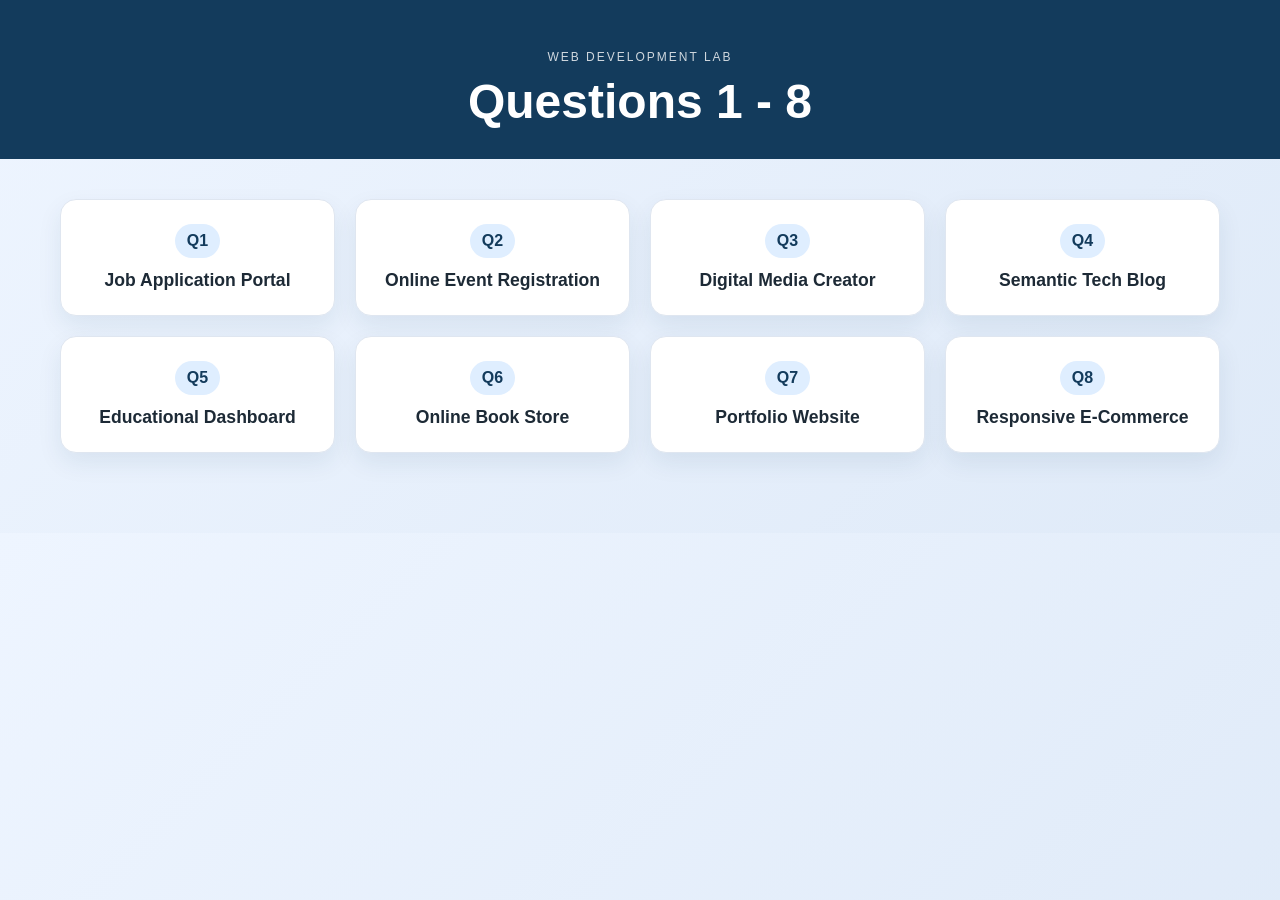
<file: index.html>
<!DOCTYPE html>
<html lang="en">
<head>
  <meta charset="UTF-8">
  <meta name="viewport" content="width=device-width, initial-scale=1.0">
  <title>Web Development Lab</title>
  <link rel="stylesheet" href="index.css">
</head>
<body>
  <header class="hub-header">
    <div class="hub-header-content">
      <p class="eyebrow">Web Development Lab</p>
      <h1>Questions 1 - 8</h1>
    </div>
  </header>

  <main class="hub-container">
    <a class="hub-card" href="q1_job_application.html">
      <span>Q1</span>
      <h2>Job Application Portal</h2>
    </a>
    <a class="hub-card" href="q2_event_registration.html">
      <span>Q2</span>
      <h2>Online Event Registration</h2>
    </a>
    <a class="hub-card" href="q3_digital_media.html">
      <span>Q3</span>
      <h2>Digital Media Creator</h2>
    </a>
    <a class="hub-card" href="q4_tech_blog.html">
      <span>Q4</span>
      <h2>Semantic Tech Blog</h2>
    </a>
    <a class="hub-card" href="q5_learning_dashboard.html">
      <span>Q5</span>
      <h2>Educational Dashboard</h2>
    </a>
    <a class="hub-card" href="q6_book_store.html">
      <span>Q6</span>
      <h2>Online Book Store</h2>
    </a>
    <a class="hub-card" href="q7_portfolio.html">
      <span>Q7</span>
      <h2>Portfolio Website</h2>
    </a>
    <a class="hub-card" href="q8_ecommerce.html">
      <span>Q8</span>
      <h2>Responsive E-Commerce</h2>
    </a>
  </main>
</body>
</html>
</file>
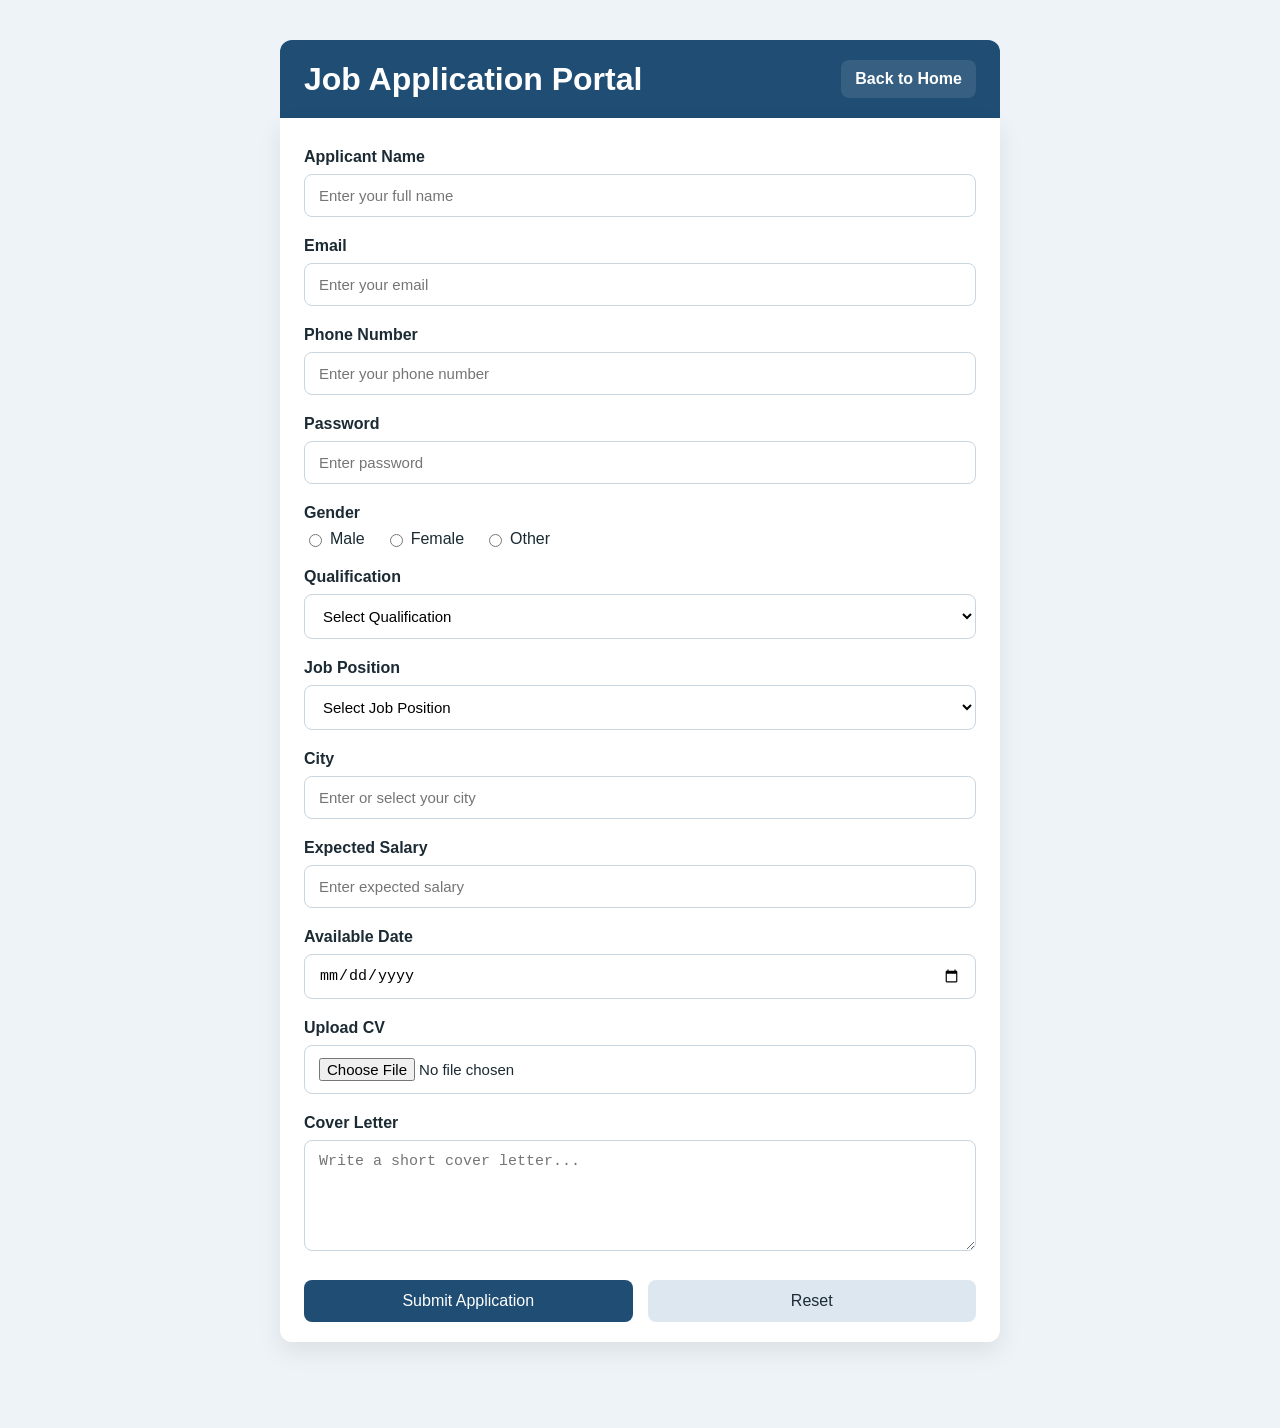
<file: q1_job_application.html>
<!DOCTYPE html>
<html lang="en">
<head>
  <meta charset="UTF-8">
  <meta name="viewport" content="width=device-width, initial-scale=1.0">
  <title>Job Application Portal</title>
  <link rel="stylesheet" href="q1_job_application.css">
</head>
<body>
  <div class="page-shell">
    <header class="page-header">
      <h1>Job Application Portal</h1>
      <a href="index.html" class="back-link">Back to Home</a>
    </header>

    <main class="form-wrap">
      <form id="jobForm">
        <div class="form-group">
          <label for="name">Applicant Name</label>
          <input type="text" id="name" name="name" placeholder="Enter your full name" required>
        </div>

        <div class="form-group">
          <label for="email">Email</label>
          <input type="email" id="email" name="email" placeholder="Enter your email" required>
        </div>

        <div class="form-group">
          <label for="phone">Phone Number</label>
          <input type="tel" id="phone" name="phone" placeholder="Enter your phone number" required>
        </div>

        <div class="form-group">
          <label for="password">Password</label>
          <input type="password" id="password" name="password" placeholder="Enter password" required>
        </div>

        <div class="form-group">
          <label>Gender</label>
          <div class="radio-group">
            <label><input type="radio" name="gender" value="Male" required> Male</label>
            <label><input type="radio" name="gender" value="Female"> Female</label>
            <label><input type="radio" name="gender" value="Other"> Other</label>
          </div>
        </div>

        <div class="form-group">
          <label for="qualification">Qualification</label>
          <select id="qualification" name="qualification" required>
            <option value="">Select Qualification</option>
            <option value="Matric">Matric</option>
            <option value="Intermediate">Intermediate</option>
            <option value="Bachelor">Bachelor's Degree</option>
            <option value="Master">Master's Degree</option>
            <option value="PhD">PhD</option>
          </select>
        </div>

        <div class="form-group">
          <label for="position">Job Position</label>
          <select id="position" name="position" required>
            <option value="">Select Job Position</option>
            <option value="Web Developer">Web Developer</option>
            <option value="Software Engineer">Software Engineer</option>
            <option value="UI/UX Designer">UI/UX Designer</option>
            <option value="Graphic Designer">Graphic Designer</option>
            <option value="Project Manager">Project Manager</option>
          </select>
        </div>

        <div class="form-group">
          <label for="city">City</label>
          <input list="cityList" id="city" name="city" placeholder="Enter or select your city" required>
          <datalist id="cityList">
            <option value="Islamabad"></option>
            <option value="Rawalpindi"></option>
            <option value="Wah Cantt"></option>
            <option value="Lahore"></option>
            <option value="Karachi"></option>
            <option value="Peshawar"></option>
            <option value="Faisalabad"></option>
            <option value="Multan"></option>
          </datalist>
        </div>

        <div class="form-group">
          <label for="salary">Expected Salary</label>
          <input type="number" id="salary" name="salary" min="0" placeholder="Enter expected salary" required>
        </div>

        <div class="form-group">
          <label for="date">Available Date</label>
          <input type="date" id="date" name="date" required>
        </div>

        <div class="form-group">
          <label for="cv">Upload CV</label>
          <input type="file" id="cv" name="cv" accept=".pdf,.doc,.docx" required>
        </div>

        <div class="form-group">
          <label for="coverLetter">Cover Letter</label>
          <textarea id="coverLetter" name="coverLetter" rows="5" placeholder="Write a short cover letter..." required></textarea>
        </div>

        <div class="button-row">
          <button type="submit" class="btn btn-primary">Submit Application</button>
          <button type="reset" class="btn btn-secondary">Reset</button>
        </div>
      </form>
    </main>
  </div>

  <script src="q1_job_application.js"></script>
</body>
</html>
</file>
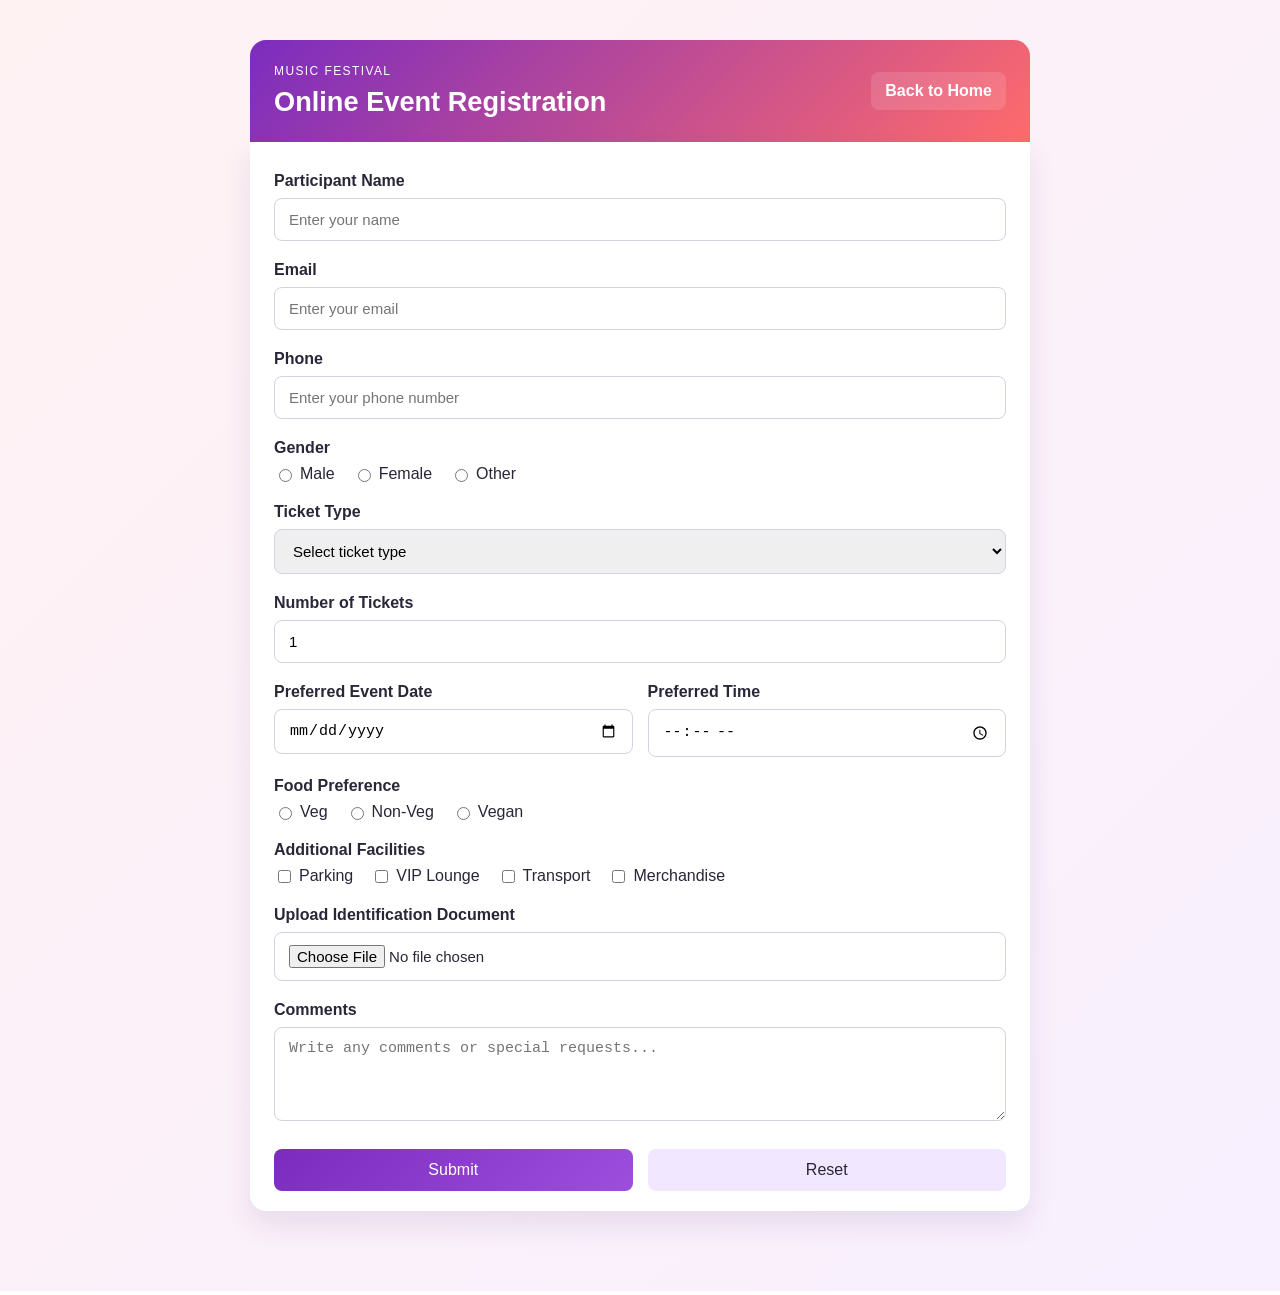
<file: q2_event_registration.html>
<!DOCTYPE html>
<html lang="en">
<head>
  <meta charset="UTF-8">
  <meta name="viewport" content="width=device-width, initial-scale=1.0">
  <title>Online Event Registration</title>
  <link rel="stylesheet" href="q2_event_registration.css">
</head>
<body>
  <div class="page-shell">
    <header class="page-header">
      <div>
        <p class="eyebrow">Music Festival</p>
        <h1>Online Event Registration</h1>
      </div>
      <a href="index.html" class="back-link">Back to Home</a>
    </header>

    <main class="form-wrap">
      <form id="eventForm">
        <div class="form-group">
          <label for="participantName">Participant Name</label>
          <input type="text" id="participantName" name="participantName" placeholder="Enter your name" required>
        </div>

        <div class="form-group">
          <label for="email">Email</label>
          <input type="email" id="email" name="email" placeholder="Enter your email" required>
        </div>

        <div class="form-group">
          <label for="phone">Phone</label>
          <input type="tel" id="phone" name="phone" placeholder="Enter your phone number" required>
        </div>

        <div class="form-group">
          <label>Gender</label>
          <div class="radio-group">
            <label><input type="radio" name="gender" value="Male" required> Male</label>
            <label><input type="radio" name="gender" value="Female"> Female</label>
            <label><input type="radio" name="gender" value="Other"> Other</label>
          </div>
        </div>

        <div class="form-group">
          <label for="ticketType">Ticket Type</label>
          <select id="ticketType" name="ticketType" required>
            <option value="">Select ticket type</option>
            <option value="VIP">VIP</option>
            <option value="Premium">Premium</option>
            <option value="Standard">Standard</option>
            <option value="Student">Student</option>
          </select>
        </div>

        <div class="form-group">
          <label for="ticketCount">Number of Tickets</label>
          <input type="number" id="ticketCount" name="ticketCount" min="1" value="1" required>
        </div>

        <div class="row">
          <div class="form-group half">
            <label for="eventDate">Preferred Event Date</label>
            <input type="date" id="eventDate" name="eventDate" required>
          </div>
          <div class="form-group half">
            <label for="eventTime">Preferred Time</label>
            <input type="time" id="eventTime" name="eventTime" required>
          </div>
        </div>

        <div class="form-group">
          <label>Food Preference</label>
          <div class="radio-group">
            <label><input type="radio" name="food" value="Veg" required> Veg</label>
            <label><input type="radio" name="food" value="Non-Veg"> Non-Veg</label>
            <label><input type="radio" name="food" value="Vegan"> Vegan</label>
          </div>
        </div>

        <div class="form-group">
          <label>Additional Facilities</label>
          <div class="checkboxes">
            <label><input type="checkbox" name="facility" value="Parking"> Parking</label>
            <label><input type="checkbox" name="facility" value="VIP Lounge"> VIP Lounge</label>
            <label><input type="checkbox" name="facility" value="Transport"> Transport</label>
            <label><input type="checkbox" name="facility" value="Merchandise"> Merchandise</label>
          </div>
        </div>

        <div class="form-group">
          <label for="idUpload">Upload Identification Document</label>
          <input type="file" id="idUpload" name="idUpload" accept=".pdf,.jpg,.jpeg,.png" required>
        </div>

        <div class="form-group">
          <label for="comments">Comments</label>
          <textarea id="comments" name="comments" rows="4" placeholder="Write any comments or special requests..."></textarea>
        </div>

        <div class="button-row">
          <button type="submit" class="btn btn-primary">Submit</button>
          <button type="reset" class="btn btn-secondary">Reset</button>
        </div>
      </form>
    </main>
  </div>

  <script src="q2_event_registration.js"></script>
</body>
</html>
</file>
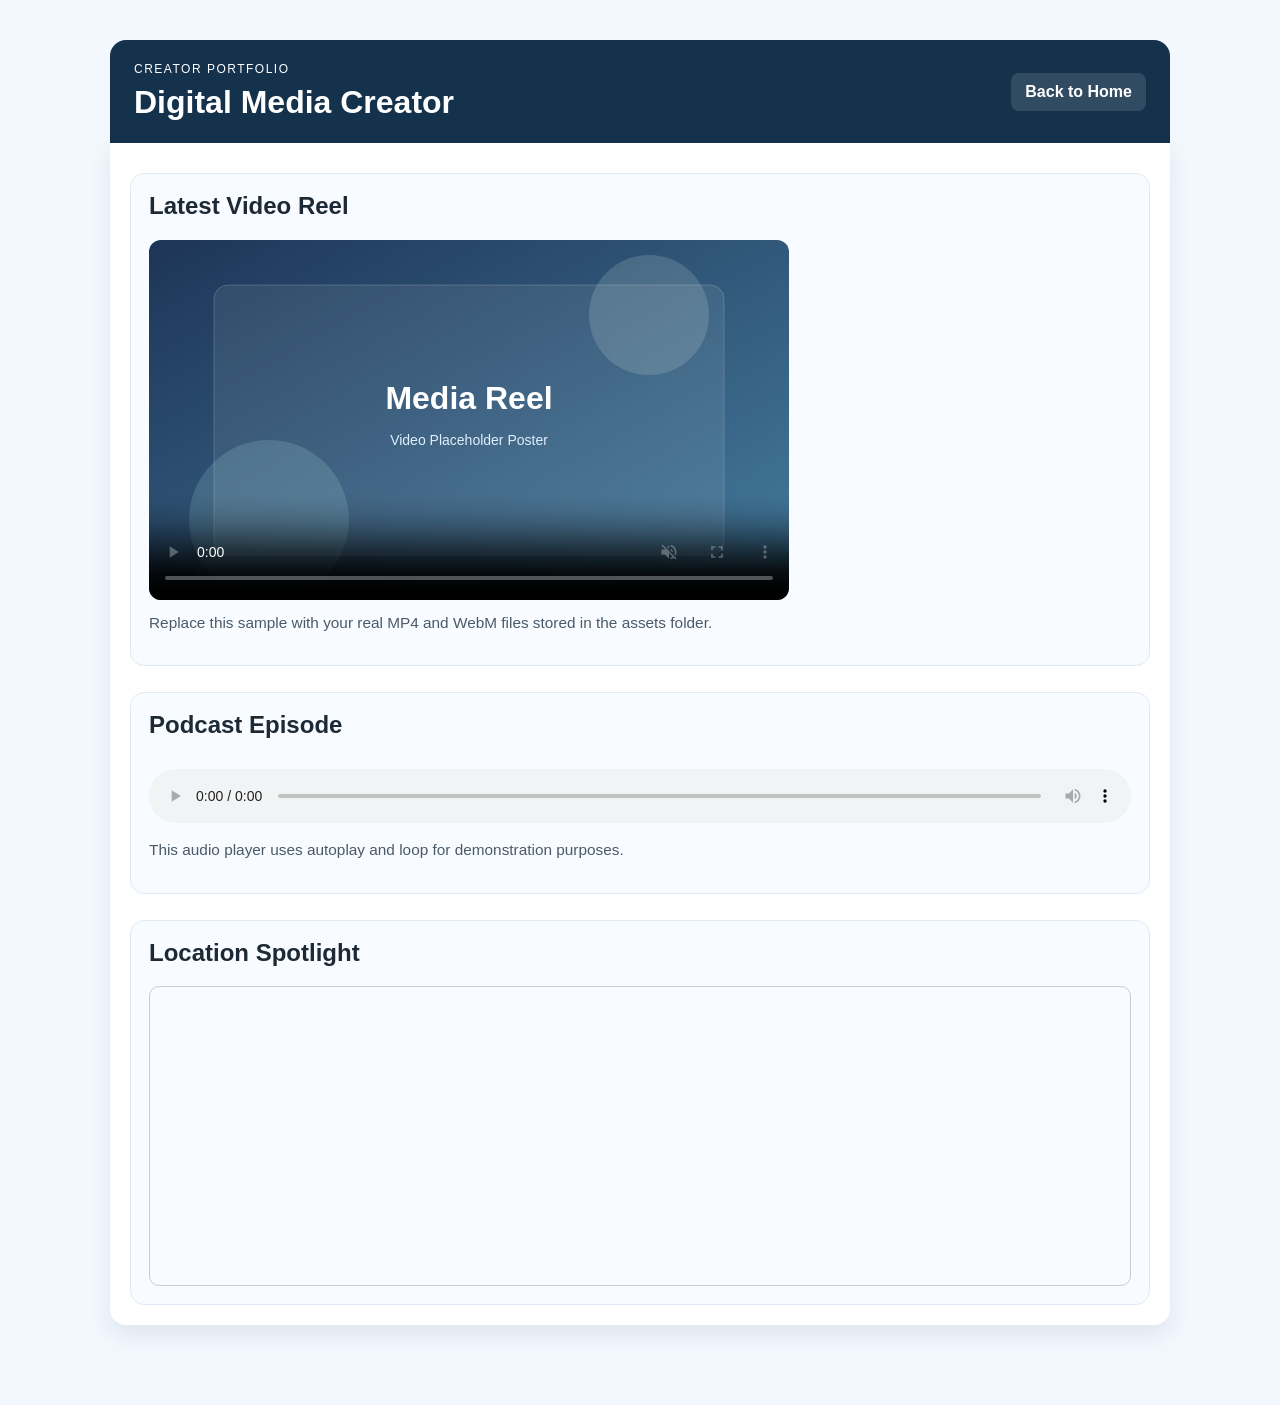
<file: q3_digital_media.html>
<!DOCTYPE html>
<html lang="en">
<head>
  <meta charset="UTF-8">
  <meta name="viewport" content="width=device-width, initial-scale=1.0">
  <title>Digital Media Creator</title>
  <link rel="stylesheet" href="q3_digital_media.css">
</head>
<body>
  <div class="page-shell">
    <header class="page-header">
      <div>
        <p class="eyebrow">Creator Portfolio</p>
        <h1>Digital Media Creator</h1>
      </div>
      <a href="index.html" class="back-link">Back to Home</a>
    </header>

    <main class="media-grid">
      <section class="media-card">
        <h2>Latest Video Reel</h2>
        <video controls loop muted width="640" height="360" poster="assets/media-poster.svg">
          <source src="https://interactive-examples.mdn.mozilla.net/media/cc0-videos/flower.mp4" type="video/mp4">
          <source src="https://interactive-examples.mdn.mozilla.net/media/cc0-videos/flower.webm" type="video/webm">
          Your browser does not support the video tag.
        </video>
        <p class="note">Replace this sample with your real MP4 and WebM files stored in the assets folder.</p>
      </section>

      <section class="media-card">
        <h2>Podcast Episode</h2>
        <audio controls autoplay loop>
          <source src="https://www.soundhelix.com/examples/mp3/SoundHelix-Song-1.mp3" type="audio/mpeg">
          Your browser does not support the audio tag.
        </audio>
        <p class="note">This audio player uses autoplay and loop for demonstration purposes.</p>
      </section>

      <section class="media-card map-card">
        <h2>Location Spotlight</h2>
        <iframe src="https://www.google.com/maps?q=Islamabad%20Pakistan&output=embed" width="100%" height="300" style="border:1px solid #cdcdcd; border-radius:10px;" title="Map location"></iframe>
      </section>
    </main>
  </div>
</body>
</html>
</file>
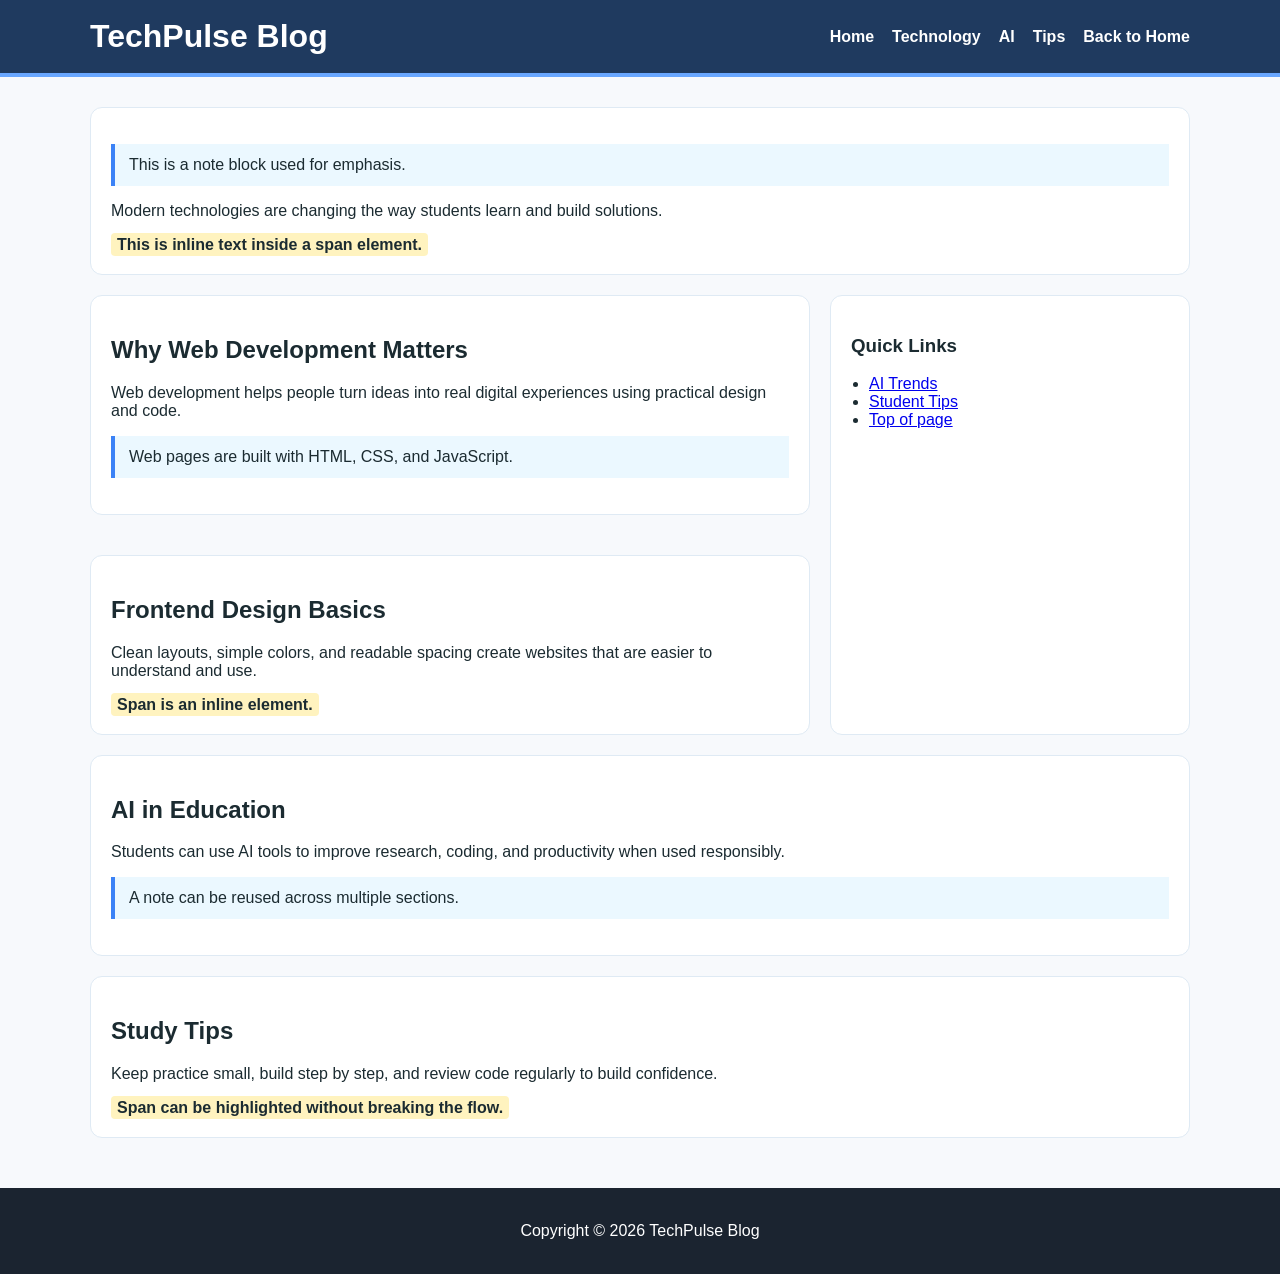
<file: q4_tech_blog.html>
<!DOCTYPE html>
<html lang="en">
<head>
  <meta charset="UTF-8">
  <meta name="viewport" content="width=device-width, initial-scale=1.0">
  <title>Semantic Tech Blog</title>
  <link rel="stylesheet" href="q4_tech_blog.css">
</head>
<body>
  <header id="myHeader" class="site-header">
    <div class="container header-inner">
      <h1>TechPulse Blog</h1>
      <nav aria-label="Main navigation">
        <a href="#home">Home</a>
        <a href="#technology">Technology</a>
        <a href="#ai">AI</a>
        <a href="#tips">Tips</a>
        <a href="index.html">Back to Home</a>
      </nav>
    </div>
  </header>

  <main class="container main-layout">
    <section id="home" class="feature-section">
      <div class="note">This is a note block used for emphasis.</div>
      <p>Modern technologies are changing the way students learn and build solutions.</p>
      <span class="inline-note">This is inline text inside a span element.</span>
    </section>

    <div class="content-area">
      <section class="article-list">
        <article class="post">
          <h2>Why Web Development Matters</h2>
          <p>Web development helps people turn ideas into real digital experiences using practical design and code.</p>
          <div class="note">Web pages are built with HTML, CSS, and JavaScript.</div>
        </article>

        <article class="post" id="technology">
          <h2>Frontend Design Basics</h2>
          <p>Clean layouts, simple colors, and readable spacing create websites that are easier to understand and use.</p>
          <span class="inline-note">Span is an inline element.</span>
        </article>
      </section>

      <aside class="sidebar">
        <h3>Quick Links</h3>
        <ul>
          <li><a href="#ai">AI Trends</a></li>
          <li><a href="#tips">Student Tips</a></li>
          <li><a href="#myHeader">Top of page</a></li>
        </ul>
      </aside>
    </div>

    <section id="ai" class="info-section">
      <h2>AI in Education</h2>
      <p>Students can use AI tools to improve research, coding, and productivity when used responsibly.</p>
      <div class="note">A note can be reused across multiple sections.</div>
    </section>

    <section id="tips" class="info-section">
      <h2>Study Tips</h2>
      <p>Keep practice small, build step by step, and review code regularly to build confidence.</p>
      <span class="inline-note">Span can be highlighted without breaking the flow.</span>
    </section>
  </main>

  <footer class="site-footer">
    <p>Copyright © 2026 TechPulse Blog</p>
  </footer>
</body>
</html>
</file>
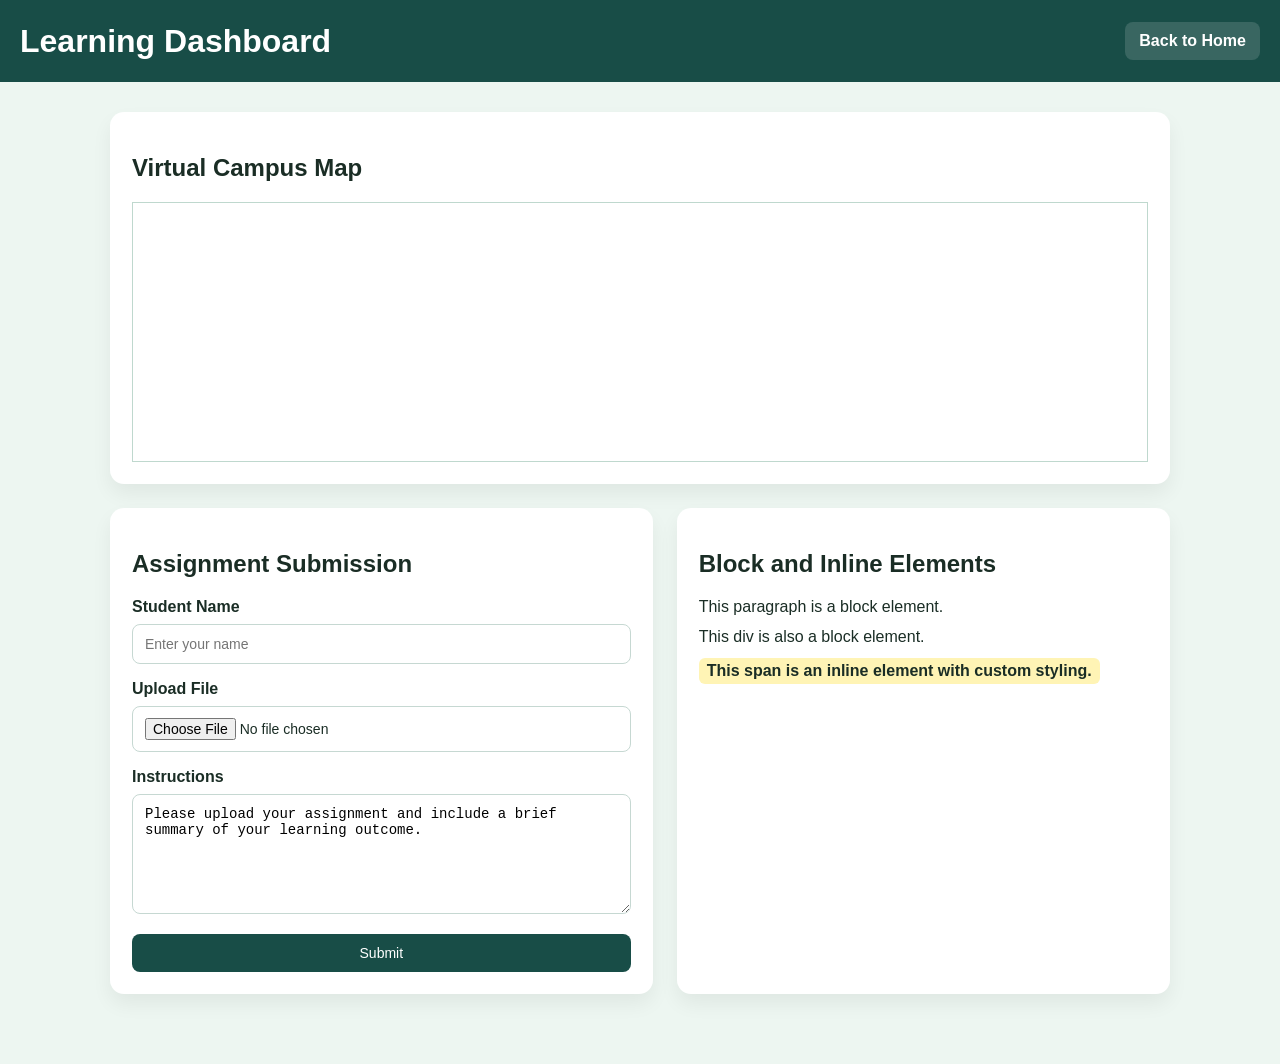
<file: q5_learning_dashboard.html>
<!DOCTYPE html>
<html lang="en">
<head>
  <meta charset="UTF-8">
  <meta name="viewport" content="width=device-width, initial-scale=1.0">
  <title>Educational Dashboard</title>
  <link rel="stylesheet" href="q5_learning_dashboard.css">
</head>
<body>
  <header class="page-header">
    <h1>Learning Dashboard</h1>
    <a href="index.html" class="back-link">Back to Home</a>
  </header>

  <main class="dashboard">
    <section class="map-panel">
      <h2>Virtual Campus Map</h2>
      <iframe src="https://www.google.com/maps?q=Virtual%20Campus&output=embed" width="100%" height="260" align="center" frameborder="1" title="Campus map"></iframe>
    </section>

    <section class="assignment-panel">
      <h2>Assignment Submission</h2>
      <form>
        <div class="form-row">
          <label for="studentName">Student Name</label>
          <input type="text" id="studentName" name="studentName" placeholder="Enter your name">
        </div>

        <div class="form-row">
          <label for="fileUpload">Upload File</label>
          <input type="file" id="fileUpload" name="fileUpload" accept=".pdf,.doc,.docx,.ppt,.pptx">
        </div>

        <div class="form-row">
          <label for="notes">Instructions</label>
          <textarea id="notes" name="notes" rows="6">Please upload your assignment and include a brief summary of your learning outcome.</textarea>
        </div>

        <button type="submit">Submit</button>
      </form>
    </section>

    <section class="examples-panel">
      <h2>Block and Inline Elements</h2>
      <p>This paragraph is a block element.</p>
      <div>This div is also a block element.</div>
      <span class="highlighted">This span is an inline element with custom styling.</span>
    </section>
  </main>

  <script src="q5_learning_dashboard.js"></script>
</body>
</html>
</file>
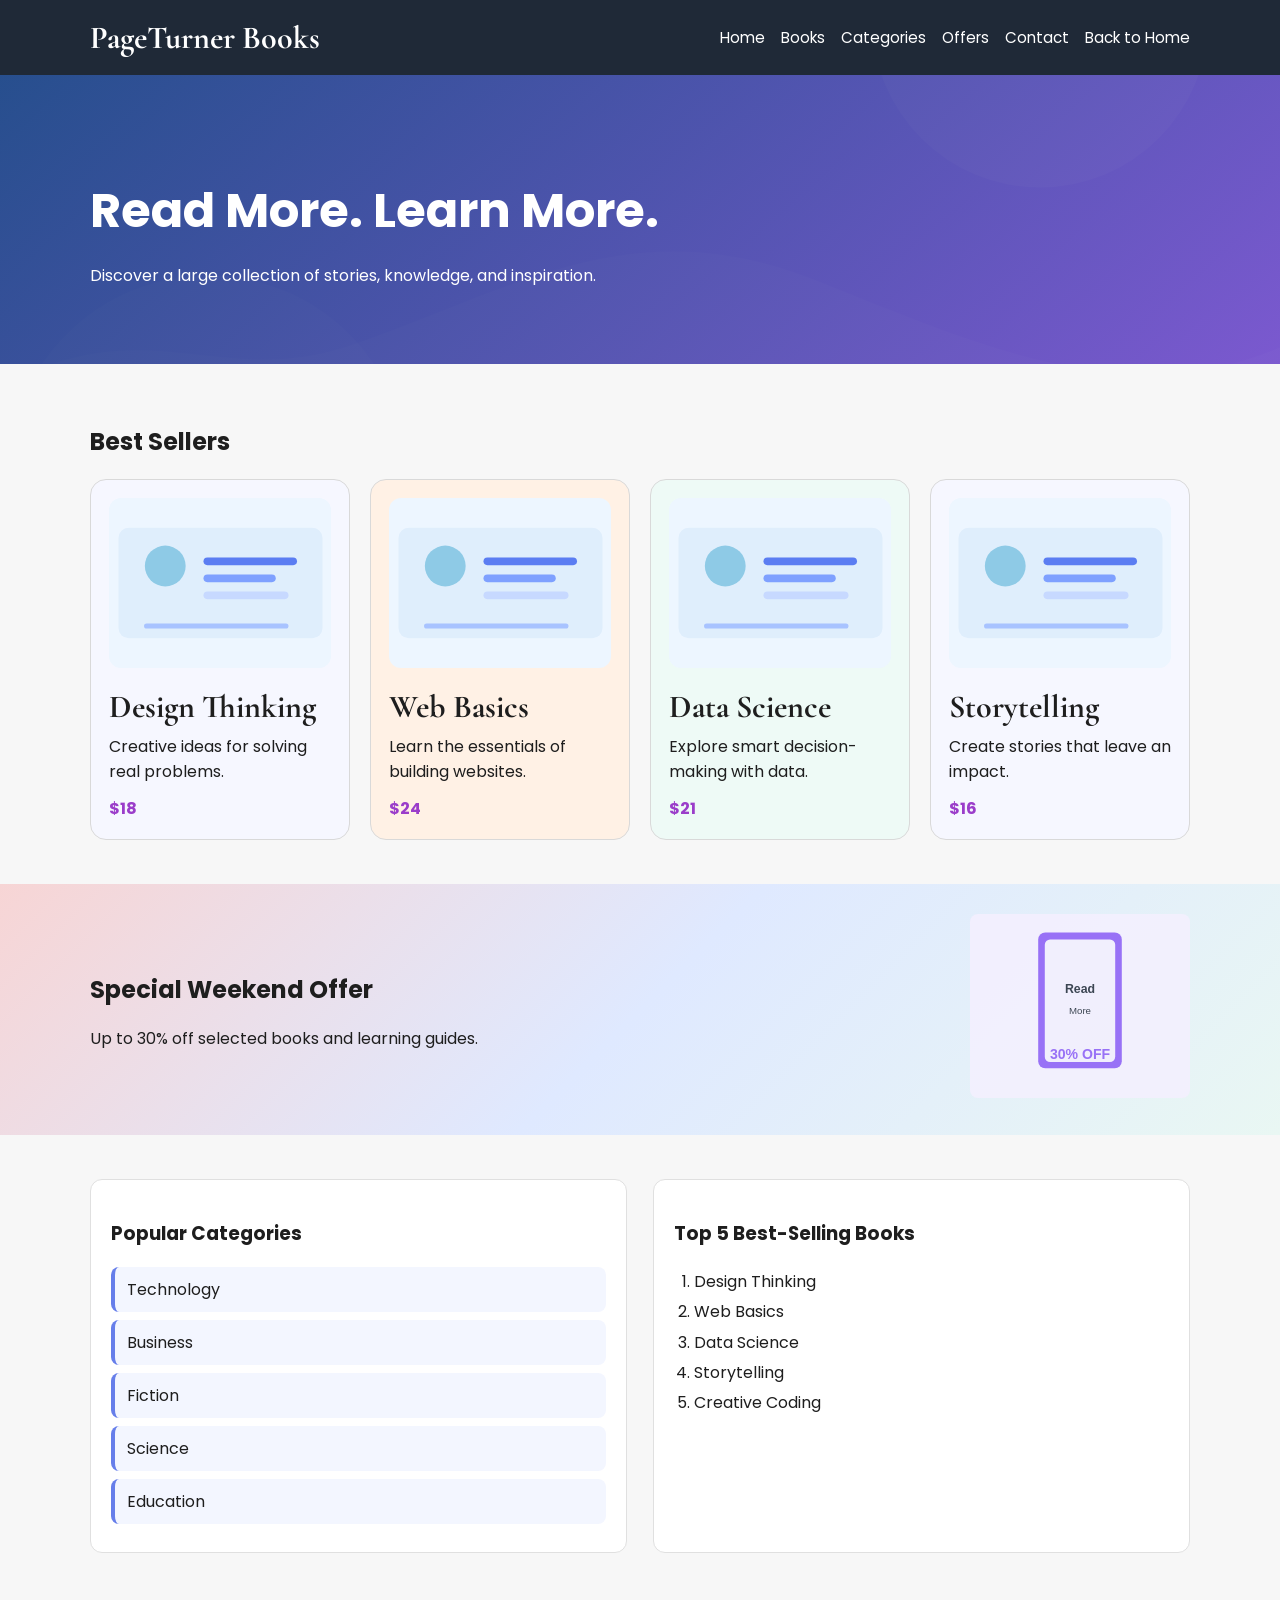
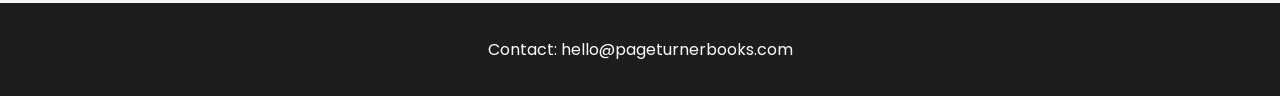
<file: q6_book_store.html>
<!DOCTYPE html>
<html lang="en">
<head>
  <meta charset="UTF-8">
  <meta name="viewport" content="width=device-width, initial-scale=1.0">
  <title>Online Book Store</title>
  <link rel="preconnect" href="https://fonts.googleapis.com">
  <link rel="preconnect" href="https://fonts.gstatic.com" crossorigin>
  <link href="https://fonts.googleapis.com/css2?family=Cormorant+Garamond:wght@700&family=Poppins:wght@400;600;700&display=swap" rel="stylesheet">
  <link rel="stylesheet" href="q6_book_store.css">
</head>
<body>
  <header class="main-header">
    <div class="container header-row">
      <h1>PageTurner Books</h1>
      <nav>
        <a href="#">Home</a>
        <a href="#books">Books</a>
        <a href="#categories">Categories</a>
        <a href="#offers">Offers</a>
        <a href="#contact">Contact</a>
        <a href="index.html">Back to Home</a>
      </nav>
    </div>
  </header>

  <main>
    <section class="hero">
      <div class="container hero-content">
        <h2>Read More. Learn More.</h2>
        <p>Discover a large collection of stories, knowledge, and inspiration.</p>
      </div>
    </section>

    <section id="books" class="container books-section">
      <h2>Best Sellers</h2>
      <div class="books-grid">
        <article class="book-card light">
          <img src="assets/project-image.svg" alt="Book cover">
          <h3>Design Thinking</h3>
          <p>Creative ideas for solving real problems.</p>
          <span>$18</span>
        </article>
        <article class="book-card warm">
          <img src="assets/project-image.svg" alt="Book cover">
          <h3>Web Basics</h3>
          <p>Learn the essentials of building websites.</p>
          <span>$24</span>
        </article>
        <article class="book-card cool">
          <img src="assets/project-image.svg" alt="Book cover">
          <h3>Data Science</h3>
          <p>Explore smart decision-making with data.</p>
          <span>$21</span>
        </article>
        <article class="book-card light">
          <img src="assets/project-image.svg" alt="Book cover">
          <h3>Storytelling</h3>
          <p>Create stories that leave an impact.</p>
          <span>$16</span>
        </article>
      </div>
    </section>

    <section id="offers" class="offers-section">
      <div class="container offer-wrap">
        <div class="offer-copy">
          <h2>Special Weekend Offer</h2>
          <p>Up to 30% off selected books and learning guides.</p>
        </div>
        <div class="discount-book">
          <img src="assets/book-discount.svg" alt="Discounted book">
        </div>
      </div>
    </section>

    <section id="categories" class="container category-section">
      <div class="category-list-wrap">
        <h3>Popular Categories</h3>
        <ul>
          <li>Technology</li>
          <li>Business</li>
          <li>Fiction</li>
          <li>Science</li>
          <li>Education</li>
        </ul>
      </div>

      <div class="top-books-wrap">
        <h3>Top 5 Best-Selling Books</h3>
        <ol>
          <li>Design Thinking</li>
          <li>Web Basics</li>
          <li>Data Science</li>
          <li>Storytelling</li>
          <li>Creative Coding</li>
        </ol>
      </div>
    </section>
  </main>

  <footer id="contact" class="main-footer">
    <p>Contact: hello@pageturnerbooks.com</p>
  </footer>
</body>
</html>
</file>
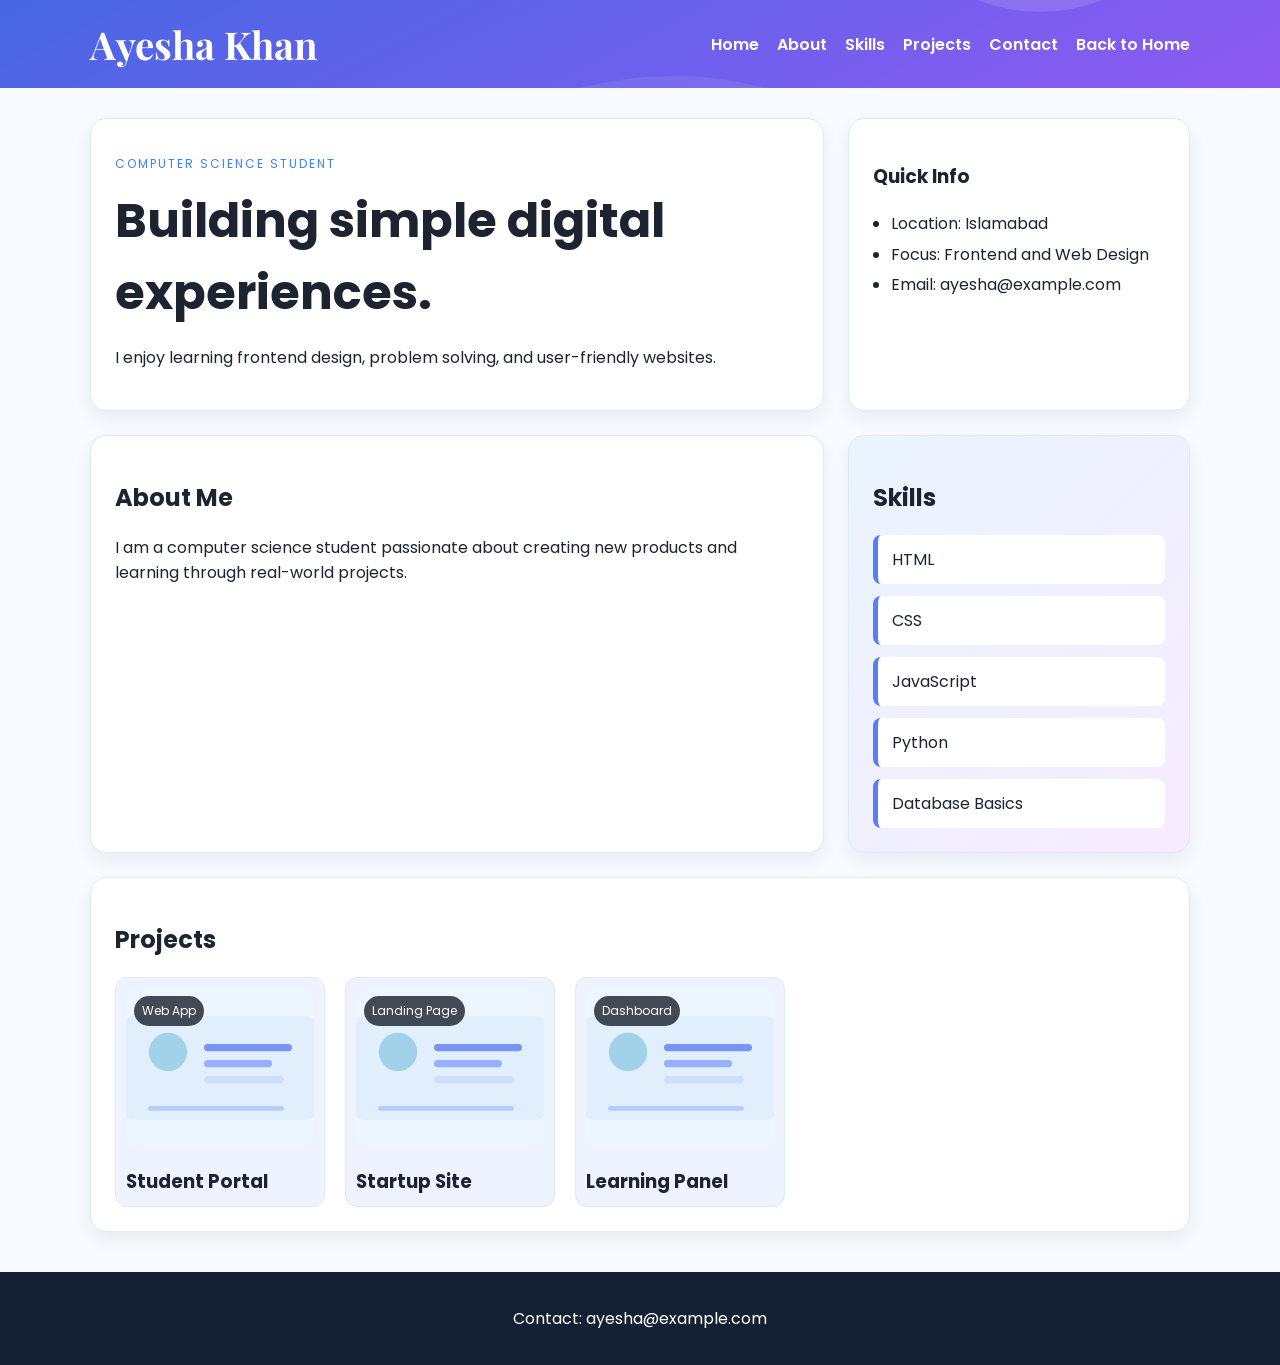
<file: q7_portfolio.html>
<!DOCTYPE html>
<html lang="en">
<head>
  <meta charset="UTF-8">
  <meta name="viewport" content="width=device-width, initial-scale=1.0">
  <title>Portfolio Website</title>
  <link rel="preconnect" href="https://fonts.googleapis.com">
  <link rel="preconnect" href="https://fonts.gstatic.com" crossorigin>
  <link href="https://fonts.googleapis.com/css2?family=Poppins:wght@400;600;700&family=Playfair+Display:wght@700&display=swap" rel="stylesheet">
  <link rel="stylesheet" href="q7_portfolio.css">
</head>
<body>
  <header class="site-header">
    <div class="container header-row">
      <h1>Ayesha Khan</h1>
      <nav>
        <a href="#home">Home</a>
        <a href="#about">About</a>
        <a href="#skills">Skills</a>
        <a href="#projects">Projects</a>
        <a href="#contact">Contact</a>
        <a href="index.html">Back to Home</a>
      </nav>
    </div>
  </header>

  <main class="container main-layout">
    <section id="home" class="hero-section">
      <div class="hero-text">
        <p class="tag">Computer Science Student</p>
        <h2>Building simple digital experiences.</h2>
        <p>I enjoy learning frontend design, problem solving, and user-friendly websites.</p>
      </div>
    </section>

    <aside class="sidebar">
      <h3>Quick Info</h3>
      <ul>
        <li>Location: Islamabad</li>
        <li>Focus: Frontend and Web Design</li>
        <li>Email: ayesha@example.com</li>
      </ul>
    </aside>

    <section id="about" class="content-block">
      <h2>About Me</h2>
      <p>I am a computer science student passionate about creating new products and learning through real-world projects.</p>
    </section>

    <section id="skills" class="skills-section">
      <h2>Skills</h2>
      <ul class="skills-list">
        <li>HTML</li>
        <li>CSS</li>
        <li>JavaScript</li>
        <li>Python</li>
        <li>Database Basics</li>
      </ul>
    </section>

    <section id="projects" class="projects-section">
      <h2>Projects</h2>
      <div class="project-row">
        <article class="project-card">
          <img src="assets/project-image.svg" alt="Project 1">
          <span class="project-tag">Web App</span>
          <h3>Student Portal</h3>
        </article>
        <article class="project-card">
          <img src="assets/project-image.svg" alt="Project 2">
          <span class="project-tag">Landing Page</span>
          <h3>Startup Site</h3>
        </article>
        <article class="project-card">
          <img src="assets/project-image.svg" alt="Project 3">
          <span class="project-tag">Dashboard</span>
          <h3>Learning Panel</h3>
        </article>
      </div>
    </section>
  </main>

  <footer id="contact" class="site-footer">
    <p>Contact: ayesha@example.com</p>
  </footer>
</body>
</html>
</file>
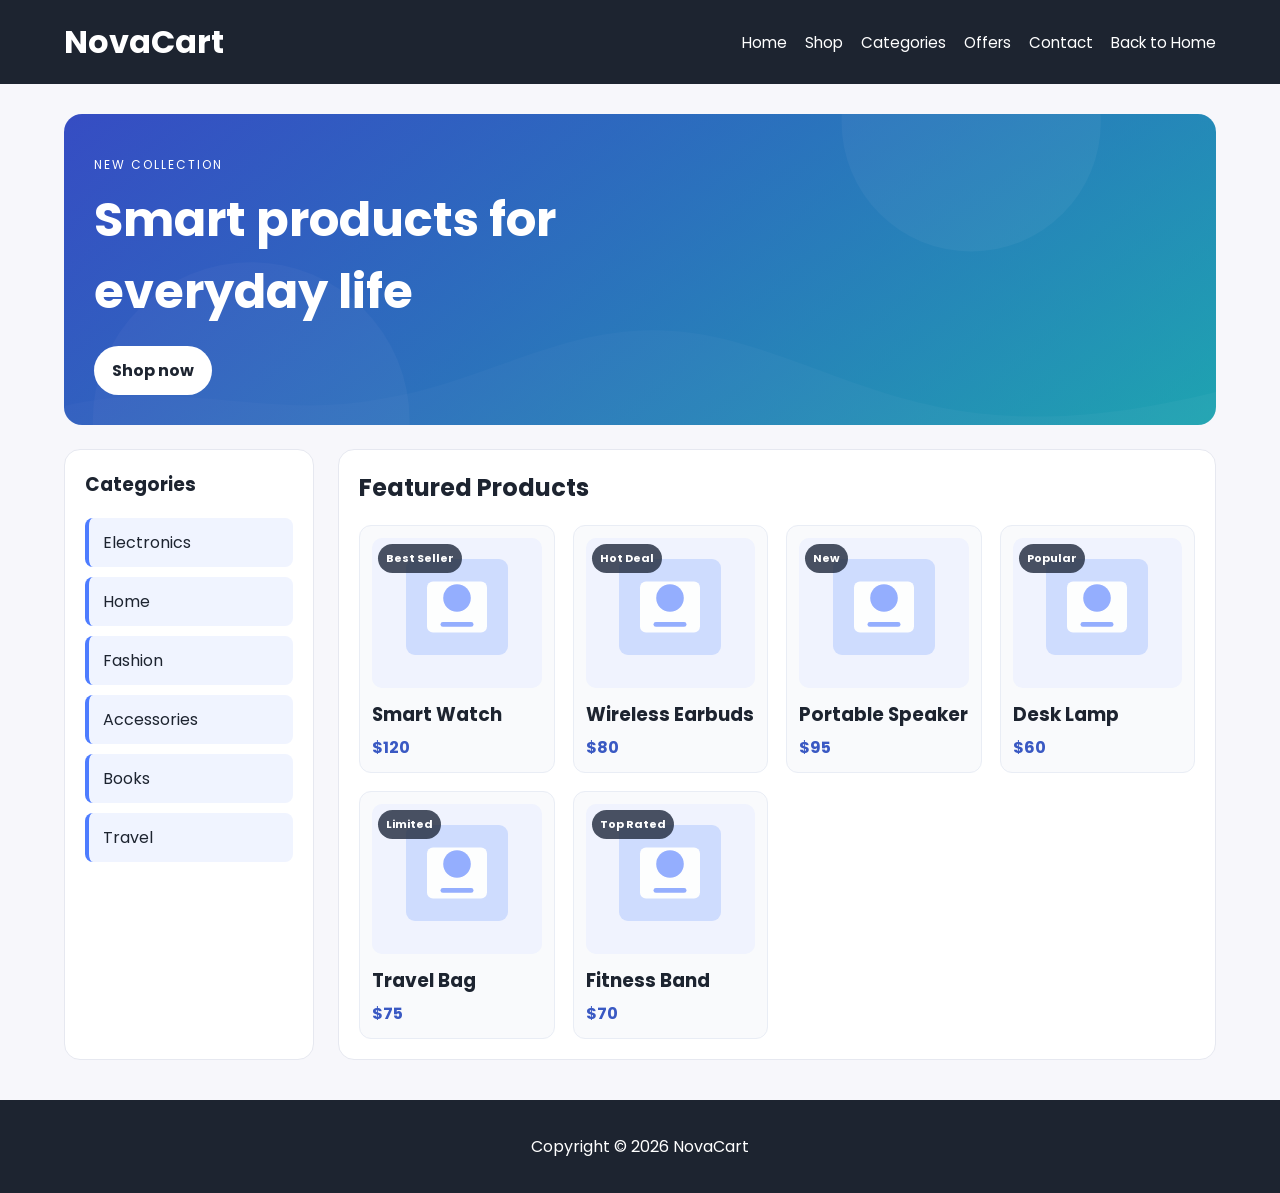
<file: q8_ecommerce.html>
<!DOCTYPE html>
<html lang="en">
<head>
  <meta charset="UTF-8">
  <meta name="viewport" content="width=device-width, initial-scale=1.0">
  <title>Responsive E-Commerce</title>
  <link rel="preconnect" href="https://fonts.googleapis.com">
  <link rel="preconnect" href="https://fonts.gstatic.com" crossorigin>
  <link href="https://fonts.googleapis.com/css2?family=Poppins:wght@400;600;700&display=swap" rel="stylesheet">
  <link rel="stylesheet" href="q8_ecommerce.css">
</head>
<body>
  <header class="site-header">
    <div class="container header-row">
      <div class="logo">NovaCart</div>
      <nav>
        <a href="#">Home</a>
        <a href="#shop">Shop</a>
        <a href="#categories">Categories</a>
        <a href="#offers">Offers</a>
        <a href="#contact">Contact</a>
        <a href="index.html">Back to Home</a>
      </nav>
    </div>
  </header>

  <main class="container main-layout">
    <section class="banner">
      <div class="banner-copy">
        <p class="tag">New Collection</p>
        <h1>Smart products for everyday life</h1>
        <a href="#shop" class="banner-btn">Shop now</a>
      </div>
    </section>

    <aside class="sidebar">
      <h3>Categories</h3>
      <ul class="category-list">
        <li>Electronics</li>
        <li>Home</li>
        <li>Fashion</li>
        <li>Accessories</li>
        <li>Books</li>
        <li>Travel</li>
      </ul>
    </aside>

    <section id="shop" class="products-area">
      <h2>Featured Products</h2>
      <div class="product-grid">
        <article class="product-card">
          <img src="assets/product.svg" alt="Product 1">
          <span class="product-label">Best Seller</span>
          <h3>Smart Watch</h3>
          <p>$120</p>
        </article>
        <article class="product-card">
          <img src="assets/product.svg" alt="Product 2">
          <span class="product-label">Hot Deal</span>
          <h3>Wireless Earbuds</h3>
          <p>$80</p>
        </article>
        <article class="product-card">
          <img src="assets/product.svg" alt="Product 3">
          <span class="product-label">New</span>
          <h3>Portable Speaker</h3>
          <p>$95</p>
        </article>
        <article class="product-card">
          <img src="assets/product.svg" alt="Product 4">
          <span class="product-label">Popular</span>
          <h3>Desk Lamp</h3>
          <p>$60</p>
        </article>
        <article class="product-card">
          <img src="assets/product.svg" alt="Product 5">
          <span class="product-label">Limited</span>
          <h3>Travel Bag</h3>
          <p>$75</p>
        </article>
        <article class="product-card">
          <img src="assets/product.svg" alt="Product 6">
          <span class="product-label">Top Rated</span>
          <h3>Fitness Band</h3>
          <p>$70</p>
        </article>
      </div>
    </section>
  </main>

  <footer id="contact" class="site-footer">
    <p>Copyright © 2026 NovaCart</p>
  </footer>
</body>
</html>
</file>
<file: index.css>
* { box-sizing: border-box; }
body {
  margin: 0;
  font-family: Arial, sans-serif;
  background: linear-gradient(135deg, #eef5ff 0%, #dfeaf8 100%);
  color: #1d2a36;
}

.hub-header {
  background: #133b5c;
  color: white;
  text-align: center;
  padding: 50px 20px 30px;
}

.eyebrow {
  text-transform: uppercase;
  letter-spacing: 2px;
  font-size: 12px;
  margin: 0 0 10px;
  opacity: 0.8;
}

.hub-header h1 {
  margin: 0;
  font-size: clamp(2rem, 4vw, 3rem);
}

.hub-container {
  max-width: 1200px;
  margin: 40px auto;
  padding: 0 20px 40px;
  display: grid;
  grid-template-columns: repeat(auto-fit, minmax(220px, 1fr));
  gap: 20px;
}

.hub-card {
  display: block;
  background: white;
  border: 1px solid #dfe6f0;
  border-radius: 16px;
  padding: 24px 20px;
  text-align: center;
  text-decoration: none;
  color: #1d2a36;
  box-shadow: 0 10px 25px rgba(19, 59, 92, 0.08);
  transition: transform 0.2s ease, box-shadow 0.2s ease;
}

.hub-card:hover {
  transform: translateY(-4px);
  box-shadow: 0 14px 28px rgba(19, 59, 92, 0.14);
}

.hub-card span {
  display: inline-block;
  background: #dfeeff;
  color: #133b5c;
  padding: 8px 12px;
  border-radius: 999px;
  font-weight: 700;
  margin-bottom: 12px;
}

.hub-card h2 {
  margin: 0;
  font-size: 1.1rem;
}
</file>
<file: q1_job_application.css>
* { box-sizing: border-box; }
body {
  margin: 0;
  font-family: Arial, sans-serif;
  background: #eef3f8;
  color: #1b2a33;
}

.page-shell {
  max-width: 760px;
  margin: 40px auto;
  padding: 0 20px 40px;
}

.page-header {
  display: flex;
  justify-content: space-between;
  align-items: center;
  gap: 20px;
  background: #1f4d73;
  color: white;
  padding: 20px 24px;
  border-radius: 12px 12px 0 0;
}

.page-header h1 {
  margin: 0;
  font-size: 2rem;
}

.back-link {
  color: white;
  text-decoration: none;
  font-weight: bold;
  background: rgba(255,255,255,0.1);
  padding: 10px 14px;
  border-radius: 8px;
}

.form-wrap {
  background: white;
  padding: 30px 24px 20px;
  border-radius: 0 0 12px 12px;
  box-shadow: 0 10px 25px rgba(0, 0, 0, 0.08);
}

.form-group {
  margin-bottom: 20px;
}

.form-group label {
  display: block;
  font-weight: 700;
  margin-bottom: 8px;
}

input, select, textarea {
  width: 100%;
  padding: 12px 14px;
  border: 1px solid #c9d5df;
  border-radius: 8px;
  font-size: 15px;
  background: #fff;
}

input:focus, select:focus, textarea:focus {
  outline: none;
  border-color: #1f4d73;
  box-shadow: 0 0 0 2px rgba(31, 77, 115, 0.08);
}

.radio-group {
  display: flex;
  gap: 20px;
  flex-wrap: wrap;
}

.radio-group label {
  display: inline-flex;
  align-items: center;
  font-weight: normal;
  margin-bottom: 0;
}

.radio-group input {
  width: auto;
  margin-right: 8px;
}

.button-row {
  display: flex;
  gap: 15px;
  margin-top: 25px;
}

.btn {
  flex: 1;
  border: none;
  border-radius: 8px;
  padding: 12px 18px;
  font-size: 16px;
  cursor: pointer;
}

.btn-primary {
  background: #1f4d73;
  color: white;
}

.btn-secondary {
  background: #dde7f0;
  color: #1d2a36;
}

@media (max-width: 600px) {
  .page-header {
    flex-direction: column;
    align-items: flex-start;
  }

  .button-row {
    flex-direction: column;
  }
}
</file>
<file: q2_event_registration.css>
* { box-sizing: border-box; }
body {
  margin: 0;
  font-family: Arial, sans-serif;
  background: linear-gradient(135deg, #fff2f3 0%, #f8f0ff 100%);
  color: #2a2638;
}

.page-shell {
  max-width: 820px;
  margin: 40px auto;
  padding: 0 20px 40px;
}

.page-header {
  display: flex;
  justify-content: space-between;
  align-items: center;
  gap: 20px;
  background: linear-gradient(135deg, #7b2cbf, #ff6b6b);
  color: white;
  padding: 24px;
  border-radius: 16px 16px 0 0;
}

.eyebrow {
  margin: 0 0 8px;
  text-transform: uppercase;
  letter-spacing: 1.4px;
  font-size: 12px;
}

.page-header h1 {
  margin: 0;
  font-size: clamp(1.7rem, 2vw, 2.3rem);
}

.back-link {
  color: white;
  text-decoration: none;
  background: rgba(255,255,255,0.12);
  padding: 10px 14px;
  border-radius: 8px;
  font-weight: 700;
}

.form-wrap {
  background: white;
  padding: 30px 24px 20px;
  border-radius: 0 0 16px 16px;
  box-shadow: 0 14px 28px rgba(67, 25, 95, 0.1);
}

.form-group {
  margin-bottom: 20px;
}

label {
  display: block;
  font-weight: 700;
  margin-bottom: 8px;
}

input, select, textarea {
  width: 100%;
  padding: 12px 14px;
  border: 1px solid #d7d0e4;
  border-radius: 8px;
  font-size: 15px;
}

input:focus, select:focus, textarea:focus {
  outline: none;
  border-color: #7b2cbf;
}

.row {
  display: flex;
  gap: 15px;
}

.half {
  flex: 1;
}

.radio-group, .checkboxes {
  display: flex;
  gap: 18px;
  flex-wrap: wrap;
}

.radio-group label, .checkboxes label {
  display: inline-flex;
  align-items: center;
  font-weight: normal;
  margin-bottom: 0;
}

.radio-group input, .checkboxes input {
  width: auto;
  margin-right: 8px;
}

.button-row {
  display: flex;
  gap: 15px;
  margin-top: 24px;
}

.btn {
  flex: 1;
  border: none;
  border-radius: 8px;
  padding: 12px 18px;
  font-size: 16px;
  cursor: pointer;
}

.btn-primary {
  background: linear-gradient(135deg, #7b2cbf, #9d4edd);
  color: white;
}

.btn-secondary {
  background: #f1e8ff;
  color: #2a2638;
}

@media (max-width: 600px) {
  .page-header {
    flex-direction: column;
    align-items: flex-start;
  }
  .row, .button-row {
    flex-direction: column;
  }
}
</file>
<file: q3_digital_media.css>
* { box-sizing: border-box; }
body {
  margin: 0;
  font-family: Arial, sans-serif;
  background: #f3f8ff;
  color: #1d2a36;
}

.page-shell {
  max-width: 1100px;
  margin: 40px auto;
  padding: 0 20px 40px;
}

.page-header {
  display: flex;
  justify-content: space-between;
  align-items: center;
  gap: 15px;
  background: #15324d;
  color: white;
  padding: 22px 24px;
  border-radius: 16px 16px 0 0;
}

.eyebrow {
  margin: 0 0 8px;
  text-transform: uppercase;
  letter-spacing: 1.5px;
  font-size: 12px;
}

.page-header h1 {
  margin: 0;
  font-size: 2rem;
}

.back-link {
  color: white;
  text-decoration: none;
  background: rgba(255,255,255,0.12);
  padding: 10px 14px;
  border-radius: 8px;
  font-weight: 700;
}

.media-grid {
  background: white;
  padding: 30px 20px 20px;
  border-radius: 0 0 16px 16px;
  box-shadow: 0 10px 25px rgba(15, 38, 53, 0.09);
  display: grid;
  grid-template-columns: 1fr;
  gap: 26px;
}

.media-card {
  background: #f8fbff;
  border: 1px solid #dfeaf4;
  border-radius: 14px;
  padding: 18px;
}

.media-card h2 {
  margin-top: 0;
}

video {
  width: 100%;
  max-width: 640px;
  height: auto;
  display: block;
  border-radius: 12px;
  background: #dfeaf4;
}

.audio-wrap {
  display: block;
}

audio {
  width: 100%;
  margin-top: 10px;
}

.note {
  margin-top: 14px;
  color: #4a5a69;
  font-size: 0.96rem;
}

.map-card iframe {
  display: block;
  width: 100%;
  border-radius: 10px;
}

@media (max-width: 700px) {
  .page-header {
    flex-direction: column;
    align-items: flex-start;
  }
}
</file>
<file: q4_tech_blog.css>
* { box-sizing: border-box; }
body {
  margin: 0;
  font-family: Arial, sans-serif;
  background: #f7f9fc;
  color: #1b2b31;
}

.container {
  width: min(1100px, 90%);
  margin: 0 auto;
}

.site-header {
  background: #1f3a5f;
  color: white;
  padding: 18px 0;
}

#myHeader {
  border-bottom: 4px solid #69a7ff;
}

.header-inner {
  display: flex;
  justify-content: space-between;
  align-items: center;
  gap: 20px;
}

.site-header h1 {
  margin: 0;
}

nav {
  display: flex;
  gap: 18px;
  flex-wrap: wrap;
}

nav a {
  color: white;
  text-decoration: none;
  font-weight: 700;
}

.main-layout {
  padding: 30px 0;
}

.feature-section, .info-section, .post, .sidebar {
  background: white;
  border: 1px solid #dfeaf4;
  border-radius: 12px;
  padding: 20px;
  margin-bottom: 20px;
}

.content-area {
  display: grid;
  grid-template-columns: 2fr 1fr;
  gap: 20px;
}

.article-list {
  display: grid;
  gap: 20px;
}

.note {
  background: #ebf8ff;
  border-left: 4px solid #3b82f6;
  padding: 12px 14px;
  margin: 16px 0;
}

.inline-note {
  display: inline;
  background: #fff3bf;
  font-weight: bold;
  padding: 3px 6px;
  border-radius: 4px;
}

.sidebar ul {
  margin: 0;
  padding-left: 18px;
}

.site-footer {
  background: #1b2430;
  color: white;
  text-align: center;
  padding: 18px 10px;
}

@media (max-width: 760px) {
  .content-area, .header-inner {
    grid-template-columns: 1fr;
    display: block;
  }

  nav {
    margin-top: 12px;
  }
}
</file>
<file: q5_learning_dashboard.css>
* { box-sizing: border-box; }
body {
  margin: 0;
  font-family: Arial, sans-serif;
  background: #edf6f1;
  color: #1a2d25;
}

.page-header {
  background: #184d47;
  color: white;
  padding: 22px 20px;
  display: flex;
  justify-content: space-between;
  align-items: center;
  gap: 15px;
}

.page-header h1 {
  margin: 0;
}

.back-link {
  color: white;
  text-decoration: none;
  background: rgba(255,255,255,0.14);
  padding: 10px 14px;
  border-radius: 8px;
  font-weight: 700;
}

.dashboard {
  max-width: 1100px;
  margin: 30px auto;
  padding: 0 20px 40px;
  display: grid;
  grid-template-columns: 1.1fr 1fr;
  gap: 24px;
}

.map-panel, .assignment-panel, .examples-panel {
  background: white;
  border-radius: 14px;
  padding: 22px;
  box-shadow: 0 10px 20px rgba(14, 24, 22, 0.06);
}

.map-panel {
  grid-column: 1 / -1;
}

iframe {
  border: 1px solid #bfd8ce;
  width: 100%;
  height: 260px;
  display: block;
}

.form-row {
  margin-bottom: 16px;
}

label {
  display: block;
  font-weight: 700;
  margin-bottom: 8px;
}

input, textarea, button {
  width: 100%;
  padding: 11px 12px;
  border: 1px solid #c6d8d2;
  border-radius: 8px;
  font-size: 14px;
}

button {
  background: #184d47;
  color: white;
  border: none;
  cursor: pointer;
}

.examples-panel p, .examples-panel div {
  margin-bottom: 12px;
}

.highlighted {
  display: inline-block;
  background: #fff4b5;
  font-weight: 700;
  padding: 4px 8px;
  border-radius: 6px;
}

@media (max-width: 760px) {
  .dashboard {
    grid-template-columns: 1fr;
  }

  .page-header {
    flex-direction: column;
    align-items: flex-start;
  }
}
</file>
<file: q6_book_store.css>
* { box-sizing: border-box; }
body {
  margin: 0;
  font-family: 'Poppins', sans-serif;
  background: #f7f7f7;
  color: #1e1e1e;
}

.container {
  width: min(1100px, 90%);
  margin: 0 auto;
}

.main-header {
  background: #1f2937;
  color: white;
}

.header-row {
  display: flex;
  justify-content: space-between;
  align-items: center;
  gap: 20px;
  padding: 18px 0;
}

.main-header h1 {
  margin: 0;
  font-size: 2rem;
  font-family: 'Cormorant Garamond', serif;
}

nav {
  display: flex;
  gap: 16px;
  flex-wrap: wrap;
}

nav a {
  color: white;
  text-decoration: none;
  font-size: 0.95rem;
}

.hero {
  background: linear-gradient(135deg, rgba(35, 74, 127, 0.85), rgba(116, 89, 198, 0.8)), url('assets/header-bg.svg') center/cover no-repeat;
  color: white;
  padding: 60px 0;
}

.hero h2 {
  font-size: clamp(2rem, 4vw, 3rem);
  margin-bottom: 10px;
}

.books-section {
  padding: 40px 0 20px;
}

.books-grid {
  display: grid;
  grid-template-columns: repeat(auto-fit, minmax(200px, 1fr));
  gap: 20px;
}

.book-card {
  border: 1px solid #d9d9d9;
  border-radius: 16px;
  padding: 18px;
  background: #fff;
}

.book-card img {
  width: 100%;
  height: 170px;
  border-radius: 12px;
  object-fit: cover;
  margin-bottom: 12px;
}

.book-card h3 {
  font-family: 'Cormorant Garamond', serif;
  font-size: 2rem;
  margin: 0 0 8px;
}

.book-card p {
  margin: 0 0 12px;
}

.book-card span {
  font-weight: 700;
  color: #9b3dca;
}

.light { background: #f6f7ff; }
.warm { background: #fff1e5; }
.cool { background: #eefaf6; }

.offers-section {
  background: linear-gradient(135deg, #f7d5d5, #dfe9ff, #e9f7f3);
  padding: 30px 0;
  margin: 24px 0;
}

.offer-wrap {
  display: flex;
  justify-content: space-between;
  align-items: center;
  gap: 20px;
}

.discount-book img {
  opacity: 0.85;
  width: 220px;
  height: auto;
}

.category-section {
  display: grid;
  grid-template-columns: 1fr 1fr;
  gap: 26px;
  padding: 20px 0 50px;
}

.category-list-wrap, .top-books-wrap {
  background: white;
  border: 1px solid #e0e0e0;
  border-radius: 12px;
  padding: 20px;
}

.category-list-wrap ul {
  list-style: none;
  padding: 0;
  margin: 0;
}

.category-list-wrap li {
  padding: 10px 12px;
  margin-bottom: 8px;
  background: #f3f6ff;
  border-left: 4px solid #667eea;
  border-radius: 8px;
}

.top-books-wrap ol {
  padding-left: 20px;
  line-height: 1.9;
}

.main-footer {
  background: #1d1d1d;
  color: white;
  text-align: center;
  padding: 18px 10px;
}

@media (max-width: 760px) {
  .header-row, .offer-wrap, .category-section {
    display: block;
  }

  nav {
    margin-top: 12px;
  }
}
</file>
<file: q7_portfolio.css>
* { box-sizing: border-box; }
body {
  margin: 0;
  font-family: 'Poppins', sans-serif;
  background: #f7fafe;
  color: #1b2430;
}

.container {
  width: min(1100px, 90%);
  margin: 0 auto;
}

.site-header {
  background-image: url('assets/header-bg.svg');
  background-size: cover;
  background-position: center;
  color: white;
  padding: 18px 0;
}

.header-row {
  display: flex;
  justify-content: space-between;
  align-items: center;
  gap: 20px;
}

.site-header h1 {
  margin: 0;
  font-family: 'Playfair Display', serif;
  font-size: 2.4rem;
}

nav {
  display: flex;
  gap: 18px;
  flex-wrap: wrap;
}

nav a {
  color: white;
  text-decoration: none;
  font-weight: 600;
}

.main-layout {
  display: grid;
  grid-template-columns: 1.5fr 0.7fr;
  gap: 24px;
  padding: 30px 0 40px;
}

.hero-section, .content-block, .skills-section, .projects-section, .sidebar {
  background: white;
  border: 1px solid #dfeaf4;
  border-radius: 16px;
  padding: 24px;
  box-shadow: 0 8px 18px rgba(17, 31, 62, 0.06);
}

.hero-section {
  grid-column: 1 / 2;
}

.tag {
  text-transform: uppercase;
  letter-spacing: 2px;
  font-size: 12px;
  color: #3b82f6;
  margin-bottom: 12px;
}

.hero-text h2 {
  margin: 0 0 12px;
  font-size: clamp(2rem, 4vw, 3rem);
}

.sidebar {
  grid-column: 2 / 3;
}

.sidebar ul {
  padding-left: 18px;
  line-height: 1.9;
}

.skills-section {
  background: linear-gradient(135deg, #eaf4ff, #f6ecff);
}

.skills-list {
  list-style: none;
  padding: 0;
  margin: 0;
  display: grid;
  gap: 12px;
}

.skills-list li {
  background: white;
  border-left: 5px solid #5b7df2;
  padding: 12px 14px;
  border-radius: 8px;
}

.projects-section {
  grid-column: 1 / -1;
}

.project-row {
  display: flex;
  gap: 20px;
  flex-wrap: wrap;
}

.project-card {
  position: relative;
  display: inline-block;
  width: 210px;
  background: #eef3ff;
  padding: 10px;
  border-radius: 12px;
  border: 1px solid #dfeaf4;
}

.project-card img {
  width: 100%;
  height: 160px;
  object-fit: cover;
  border-radius: 10px;
  opacity: 0.8;
}

.project-tag {
  position: absolute;
  top: 18px;
  left: 18px;
  background: rgba(26, 32, 44, 0.8);
  color: white;
  font-size: 12px;
  padding: 6px 8px;
  border-radius: 999px;
}

.project-card h3 {
  margin: 12px 0 0;
}

.site-footer {
  background: #142033;
  color: white;
  text-align: center;
  padding: 18px 10px;
}

@media (max-width: 760px) {
  .main-layout {
    grid-template-columns: 1fr;
  }

  .header-row {
    flex-direction: column;
    align-items: flex-start;
  }

  .project-card {
    width: 100%;
  }
}
</file>
<file: q8_ecommerce.css>
* { box-sizing: border-box; }
body {
  margin: 0;
  font-family: 'Poppins', sans-serif;
  background: #f7f7fb;
  color: #1d2430;
}

.container {
  width: min(1200px, 90%);
  margin: 0 auto;
}

.site-header {
  background: #1d2430;
  color: white;
  padding: 18px 0;
}

.header-row {
  display: flex;
  justify-content: space-between;
  align-items: center;
  gap: 18px;
}

.logo {
  font-size: 2rem;
  font-weight: 700;
}

nav {
  display: flex;
  gap: 18px;
  flex-wrap: wrap;
}

nav a {
  color: white;
  text-decoration: none;
  font-size: 0.95rem;
}

.main-layout {
  display: grid;
  grid-template-columns: 250px 1fr;
  gap: 24px;
  padding: 30px 0 40px;
}

.banner {
  grid-column: 1 / -1;
  background-image: linear-gradient(135deg, rgba(60, 74, 191, 0.8), rgba(37, 157, 180, 0.6)), url('assets/banner-bg.svg');
  background-size: cover;
  background-position: center;
  border-radius: 18px;
  min-height: 220px;
  display: flex;
  align-items: center;
  padding: 30px;
  color: white;
}

.banner-copy {
  max-width: 500px;
}

.tag {
  font-size: 12px;
  text-transform: uppercase;
  letter-spacing: 2px;
  margin-bottom: 10px;
}

.banner h1 {
  margin: 0 0 18px;
  font-size: clamp(2.1rem, 4vw, 3rem);
}

.banner-btn {
  display: inline-block;
  background: white;
  color: #1d2430;
  padding: 12px 18px;
  border-radius: 999px;
  text-decoration: none;
  font-weight: 700;
}

.sidebar {
  background: white;
  border: 1px solid #e6e8f0;
  border-radius: 16px;
  padding: 20px;
}

.sidebar h3 {
  margin-top: 0;
}

.category-list {
  list-style: none;
  padding: 0;
  margin: 0;
}

.category-list li {
  background: #f0f4ff;
  padding: 12px 14px;
  margin-bottom: 10px;
  border-left: 4px solid #4d7cff;
  border-radius: 8px;
}

.products-area {
  background: white;
  border: 1px solid #e6e8f0;
  border-radius: 16px;
  padding: 20px;
}

.products-area h2 {
  margin-top: 0;
}

.product-grid {
  display: grid;
  grid-template-columns: repeat(auto-fit, minmax(180px, 1fr));
  gap: 18px;
}

.product-card {
  position: relative;
  display: inline-block;
  width: 100%;
  background: #f9fafc;
  border: 1px solid #e9edf5;
  border-radius: 12px;
  padding: 12px;
  z-index: 1;
}

.product-card img {
  width: 100%;
  height: 150px;
  object-fit: cover;
  border-radius: 10px;
  opacity: 0.8;
  display: block;
}

.product-label {
  position: absolute;
  top: 18px;
  left: 18px;
  background: rgba(30, 41, 59, 0.8);
  color: white;
  font-size: 11px;
  font-weight: 700;
  padding: 6px 8px;
  border-radius: 999px;
  z-index: 2;
}

.product-card h3 {
  margin: 12px 0 6px;
}

.product-card p {
  margin: 0;
  font-weight: 700;
  color: #3a59c3;
}

.site-footer {
  background: #1d2430;
  color: white;
  text-align: center;
  padding: 18px 10px;
}

@media (max-width: 900px) {
  .main-layout {
    grid-template-columns: 1fr;
  }
  .sidebar {
    order: 2;
  }
  .products-area {
    order: 3;
  }
}

@media (max-width: 600px) {
  .header-row {
    flex-direction: column;
    align-items: flex-start;
  }

  .banner {
    min-height: 180px;
  }
}
</file>
